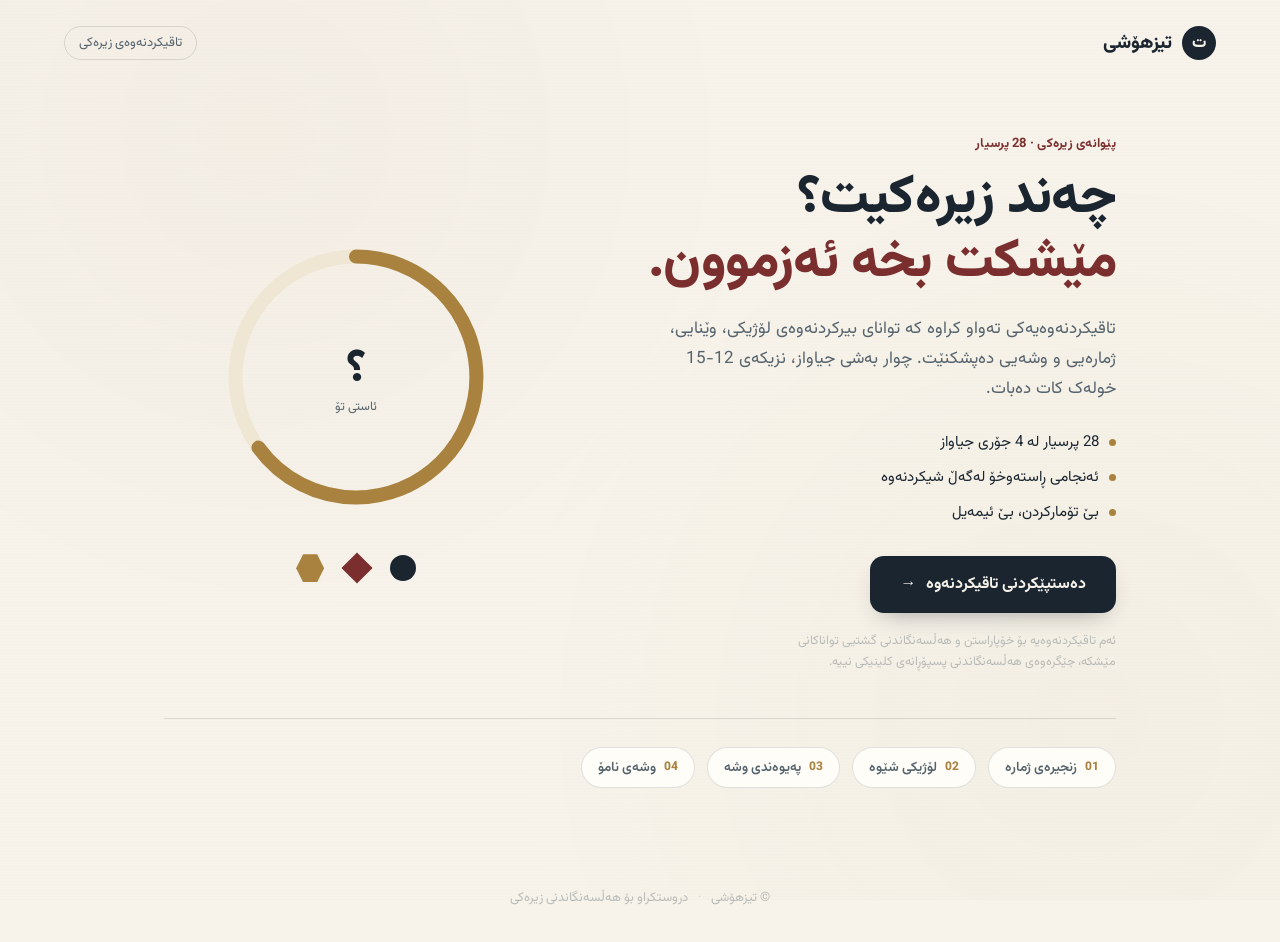
<file: functions/api/admin/functions/c/index.html>
<!DOCTYPE html>
<html lang="ckb" dir="rtl">
<head>
<meta charset="UTF-8">
<meta name="viewport" content="width=device-width, initial-scale=1.0">
<title>تیزهۆشی — تاقیکردنەوەی ئایکیو</title>
<meta name="description" content="تاقیکردنەوەیەکی ئایکیوی 28 پرسیاری، بۆ پێوانەی توانای لۆژیک، ژمارە و وشە.">
<link rel="preconnect" href="https://fonts.googleapis.com">
<link rel="preconnect" href="https://fonts.gstatic.com" crossorigin>
<link href="https://fonts.googleapis.com/css2?family=Vazirmatn:wght@400;500;600;700;800;900&display=swap" rel="stylesheet">
<link rel="stylesheet" href="style.css">
</head>
<body>

<div class="paper-texture" aria-hidden="true"></div>

<header class="site-header">
  <div class="brand">
    <span class="brand-mark">ت</span>
    <span class="brand-name">تیزهۆشی</span>
  </div>
  <div class="header-meta">تاقیکردنەوەی زیرەکی</div>
</header>

<main id="app">

  <!-- ============ INTRO VIEW ============ -->
  <section id="view-intro" class="view view-active">
    <div class="intro-grid">
      <div class="intro-copy">
        <p class="eyebrow">پێوانەی زیرەکی · 28 پرسیار</p>
        <h1 class="hero-title">چەند زیرەکیت؟<br><span class="hero-title-accent">مێشکت بخە ئەزموون.</span></h1>
        <p class="hero-lede">
          تاقیکردنەوەیەکی تەواو کراوە کە توانای بیرکردنەوەی لۆژیکی، وێنایی، ژمارەیی و وشەیی دەپشکنێت.
          چوار بەشی جیاواز، نزیکەی 12-15 خولەک کات دەبات.
        </p>

        <ul class="feature-list">
          <li><span class="feature-dot"></span> 28 پرسیار لە 4 جۆری جیاواز</li>
          <li><span class="feature-dot"></span> ئەنجامی ڕاستەوخۆ لەگەڵ شیکردنەوە</li>
          <li><span class="feature-dot"></span> بێ تۆمارکردن، بێ ئیمەیل</li>
        </ul>

        <button id="btn-start" class="btn-primary">
          دەستپێکردنی تاقیکردنەوە
          <span class="btn-arrow">←</span>
        </button>

        <p class="disclaimer-small">
          ئەم تاقیکردنەوەیە بۆ خۆپاراستن و هەڵسەنگاندنی گشتیی تواناکانی مێشکە، جێگرەوەی هەڵسەنگاندنی
          پسپۆڕانەی کلینیکی نییە.
        </p>
      </div>

      <div class="intro-visual" aria-hidden="true">
        <div class="dial-preview">
          <svg viewBox="0 0 200 200" class="dial-svg">
            <circle cx="100" cy="100" r="86" class="dial-track"></circle>
            <circle cx="100" cy="100" r="86" class="dial-fill" style="stroke-dashoffset: 130;"></circle>
          </svg>
          <div class="dial-preview-label">
            <span class="dial-preview-number">؟</span>
            <span class="dial-preview-caption">ئاستی تۆ</span>
          </div>
        </div>
        <div class="visual-shapes">
          <div class="mini-shape mini-circle mini-1"></div>
          <div class="mini-shape mini-diamond mini-2"></div>
          <div class="mini-shape mini-hex mini-3"></div>
        </div>
      </div>
    </div>

    <div class="category-strip">
      <div class="category-chip"><span class="chip-num">01</span>زنجیرەی ژمارە</div>
      <div class="category-chip"><span class="chip-num">02</span>لۆژیکی شێوە</div>
      <div class="category-chip"><span class="chip-num">03</span>پەیوەندی وشە</div>
      <div class="category-chip"><span class="chip-num">04</span>وشەی نامۆ</div>
    </div>
  </section>

  <!-- ============ QUIZ VIEW ============ -->
  <section id="view-quiz" class="view">
    <div class="quiz-topbar">
      <div class="quiz-progress-wrap">
        <div class="quiz-progress-labels">
          <span id="quiz-category-label" class="quiz-category-label">زنجیرەی ژمارە</span>
          <span id="quiz-counter" class="quiz-counter">1 / 28</span>
        </div>
        <div class="progress-track">
          <div id="progress-fill" class="progress-fill"></div>
        </div>
      </div>
    </div>

    <div class="quiz-card">
      <p id="question-instruction" class="question-instruction">کام ژمارە دواتر دێت؟</p>
      <div id="question-body" class="question-body"></div>
      <div id="options-grid" class="options-grid"></div>
    </div>

    <div class="quiz-footer">
      <button id="btn-back" class="btn-ghost" disabled>پرسیاری پێشوو</button>
      <button id="btn-next" class="btn-primary btn-next" disabled>پرسیاری داهاتوو <span class="btn-arrow">←</span></button>
    </div>
  </section>

  <!-- ============ GATE VIEW (name, shown once quiz is finished) ============ -->
  <section id="view-gate" class="view">
    <div class="gate-card">
      <p class="eyebrow">ئەنجامەکەت ئامادەیە</p>
      <h2 class="gate-heading">ناوت بنووسە بۆ بینینی ئەنجام</h2>
      <div class="gate-preview" aria-hidden="true">
        <span class="gate-preview-number">؟؟</span>
      </div>
      <form id="gate-form" class="gate-form">
        <input id="gate-name" class="text-input" type="text" maxlength="60"
               placeholder="ناوت (ئارەزوومەندانە)" autocomplete="name">
        <button type="submit" class="btn-primary gate-submit">بینینی ئەنجام <span class="btn-arrow">←</span></button>
      </form>
    </div>
  </section>

  <!-- ============ RESULTS VIEW ============ -->
  <section id="view-results" class="view">
    <div class="results-grid">
      <div class="results-dial-col">
        <div class="dial-preview dial-final">
          <svg viewBox="0 0 200 200" class="dial-svg">
            <circle cx="100" cy="100" r="86" class="dial-track"></circle>
            <circle id="dial-fill-final" cx="100" cy="100" r="86" class="dial-fill"></circle>
          </svg>
          <div class="dial-preview-label">
            <span id="score-number" class="dial-preview-number">0</span>
            <span class="dial-preview-caption">خاڵی مامناوەند</span>
          </div>
        </div>
        <p id="score-band" class="score-band">--</p>
      </div>

      <div class="results-detail-col">
        <p class="eyebrow">ئەنجامی تاقیکردنەوە</p>
        <h2 id="results-heading" class="results-heading">پێت خۆشە بزانیت؟</h2>
        <p id="results-summary" class="results-summary"></p>

        <div id="category-breakdown" class="category-breakdown"></div>

        <div class="results-actions">
          <button id="btn-retake" class="btn-primary">دووبارە تاقیکردنەوە<span class="btn-arrow">↻</span></button>
        </div>

        <div id="cert-panel" class="cert-panel">
          <p class="cert-panel-title">بروانامەی فەرمی وەربگرە</p>
          <p class="cert-panel-body">
            وێنەیەکی بروانامە داگرە یان لینکێکی هاوبەشکردن دروست بکە بۆ ئەنجامەکەت.
          </p>
          <form id="cert-form" class="cert-form">
            <input type="text" name="website" class="hp-field" tabindex="-1" autocomplete="off" aria-hidden="true">
            <input id="cert-email" class="text-input" type="email" maxlength="254"
                   placeholder="ئیمەیل بۆ وەرگرتنی بروانامە (ئارەزوومەندانە)" autocomplete="email">
            <div class="cert-form-actions">
              <button type="button" id="btn-download-cert" class="btn-ghost">داگرتنی وێنەی بروانامە</button>
              <button type="submit" id="btn-make-link" class="btn-primary">دروستکردنی لینک</button>
            </div>
          </form>
          <div id="cert-link-row" class="cert-link-row" hidden>
            <input id="cert-link-input" class="text-input" type="text" readonly>
            <button id="btn-copy-link" class="btn-ghost" type="button">کۆپی</button>
          </div>
          <p id="cert-status" class="cert-status" aria-live="polite"></p>
        </div>

        <p class="disclaimer-small">
          ئەم ئەنجامە تەنها بۆ ئاگاداری کەسییە و بنەمای زانستی وەک تاقیکردنەوەی ڕەسمی پسپۆڕی نییە.
        </p>
      </div>
    </div>
  </section>

</main>

<footer class="site-footer">
  <span>© تیزهۆشی</span>
  <span class="footer-dot">·</span>
  <span>دروستکراو بۆ هەڵسەنگاندنی زیرەکی</span>
</footer>

<canvas id="cert-canvas" width="1000" height="640" style="display:none"></canvas>
<script src="script.js"></script>
</body>
</html>
</file>
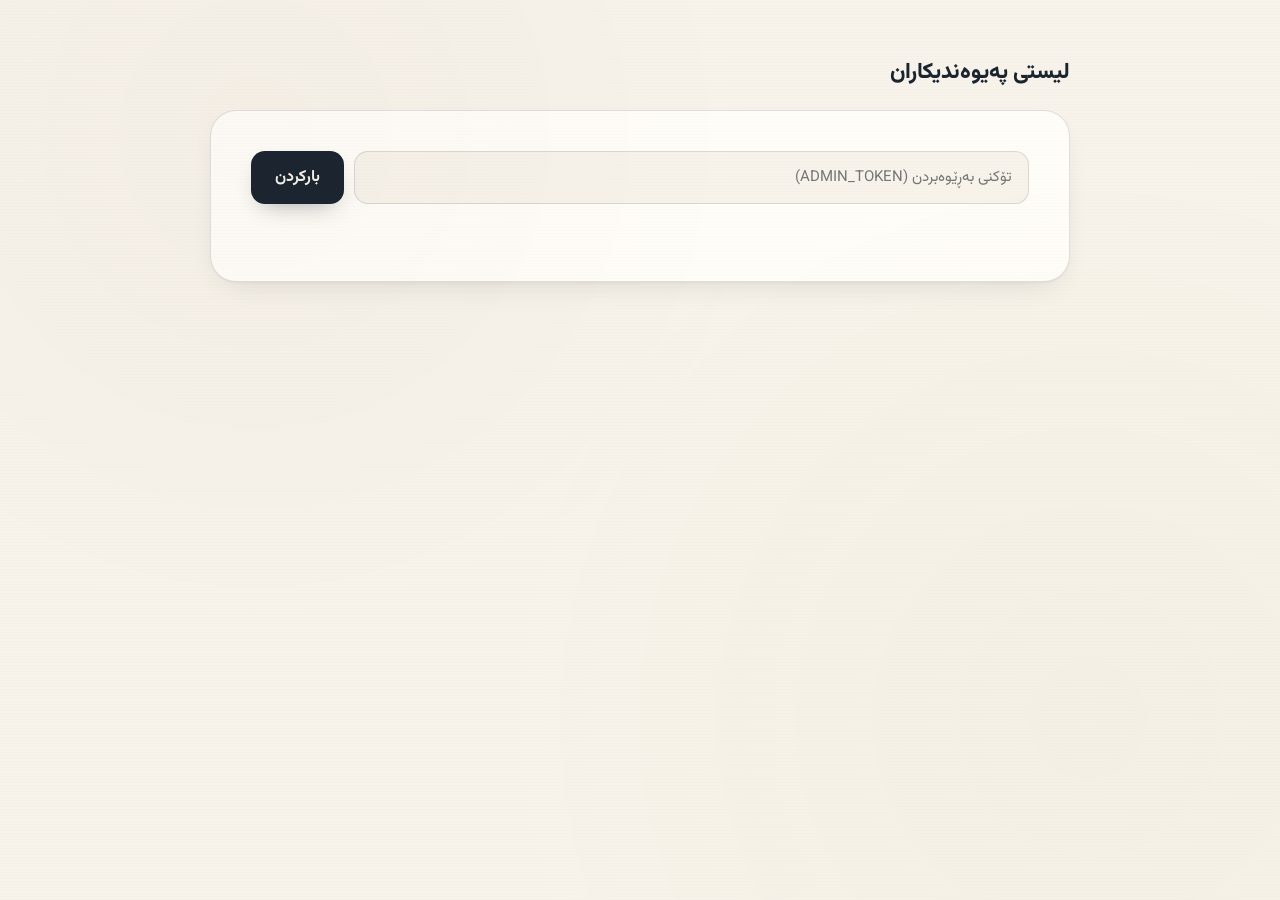
<file: functions/api/admin/functions/c/admin.html>
<!DOCTYPE html>
<html lang="ckb" dir="rtl">
<head>
<meta charset="UTF-8">
<meta name="viewport" content="width=device-width, initial-scale=1.0">
<title>بەڕێوەبردن — تیزهۆشی</title>
<meta name="robots" content="noindex">
<link href="https://fonts.googleapis.com/css2?family=Vazirmatn:wght@400;600;700;800&display=swap" rel="stylesheet">
<link rel="stylesheet" href="style.css">
<style>
  body { max-width: 900px; margin: 0 auto; padding: 40px 20px 80px; }
  .admin-card {
    background: var(--paper-card); border: 1px solid var(--line); border-radius: var(--radius-l);
    box-shadow: var(--shadow-card); padding: clamp(24px, 5vw, 40px);
  }
  .token-row { display: flex; gap: 10px; margin-bottom: 24px; flex-wrap: wrap; }
  .token-row .text-input { flex: 1; min-width: 200px; }
  table { width: 100%; border-collapse: collapse; font-size: 13.5px; }
  th, td { text-align: right; padding: 10px 8px; border-bottom: 1px solid var(--line); }
  th { color: var(--ink-soft); font-weight: 700; font-size: 12.5px; }
  .msg { font-size: 13.5px; color: var(--ink-soft); margin-top: 10px; }
  .msg.err { color: var(--accent); }
  .table-wrap { overflow-x: auto; }
</style>
</head>
<body>
<div class="paper-texture" aria-hidden="true"></div>

<h1 style="font-size:22px;font-weight:800;margin-bottom:20px;">لیستی پەیوەندیکاران</h1>

<div class="admin-card">
  <div class="token-row">
    <input id="token-input" class="text-input" type="password" placeholder="تۆکنی بەڕێوەبردن (ADMIN_TOKEN)">
    <button id="btn-load" class="btn-primary" style="padding:14px 24px;">بارکردن</button>
  </div>
  <div class="table-wrap">
    <table id="leads-table" hidden>
      <thead>
        <tr><th>ناو</th><th>ئیمەیل</th><th>خاڵ</th><th>ئاست</th><th>بەروار</th></tr>
      </thead>
      <tbody id="leads-body"></tbody>
    </table>
  </div>
  <p id="admin-msg" class="msg"></p>
</div>

<script>
(function () {
  var tokenInput = document.getElementById("token-input");
  var btnLoad = document.getElementById("btn-load");
  var table = document.getElementById("leads-table");
  var tbody = document.getElementById("leads-body");
  var msg = document.getElementById("admin-msg");

  var saved = sessionStorage.getItem("tizhoshi_admin_token");
  if (saved) tokenInput.value = saved;

  function escapeHtml(str) {
    return String(str).replace(/[&<>"']/g, function (ch) {
      return { "&": "&amp;", "<": "&lt;", ">": "&gt;", '"': "&quot;", "'": "&#39;" }[ch];
    });
  }

  async function loadLeads() {
    var token = tokenInput.value.trim();
    if (!token) {
      msg.textContent = "تۆکنەکە بنووسە.";
      msg.className = "msg err";
      return;
    }
    sessionStorage.setItem("tizhoshi_admin_token", token);
    msg.textContent = "بارکردن...";
    msg.className = "msg";
    table.hidden = true;

    try {
      var res = await fetch("/api/admin/leads", {
        headers: { authorization: "Bearer " + token }
      });
      if (res.status === 401) {
        msg.textContent = "تۆکنەکە هەڵەیە.";
        msg.className = "msg err";
        return;
      }
      if (!res.ok) {
        msg.textContent = "هەڵەیەک ڕوویدا (کۆد " + res.status + "). ڕەنگە هێشتا KV/ADMIN_TOKEN ڕێکنەخراوە.";
        msg.className = "msg err";
        return;
      }
      var data = await res.json();
      var leads = data.leads || [];
      tbody.innerHTML = "";
      leads.forEach(function (lead) {
        var tr = document.createElement("tr");
        tr.innerHTML =
          "<td>" + escapeHtml(lead.name || "—") + "</td>" +
          "<td>" + escapeHtml(lead.email || "—") + "</td>" +
          "<td>" + escapeHtml(lead.scaledScore != null ? lead.scaledScore : "—") + "</td>" +
          "<td>" + escapeHtml(lead.band || "—") + "</td>" +
          "<td>" + escapeHtml(lead.createdAt ? new Date(lead.createdAt).toLocaleString("en-GB") : "—") + "</td>";
        tbody.appendChild(tr);
      });
      table.hidden = leads.length === 0;
      msg.textContent = leads.length ? (leads.length + " تۆمار") : "هیچ تۆمارێک نییە.";
      msg.className = "msg";
    } catch (err) {
      msg.textContent = "نەتوانرا پەیوەندی بکرێت.";
      msg.className = "msg err";
    }
  }

  btnLoad.addEventListener("click", loadLeads);
  tokenInput.addEventListener("keydown", function (e) {
    if (e.key === "Enter") loadLeads();
  });
})();
</script>
</body>
</html>
</file>
<file: functions/api/admin/functions/c/style.css>
/* ==========================================================
   تیزهۆشی — Design tokens
   Paper:  warm archival white, like a printed assessment sheet
   Ink:    deep blue-black, near-black but not flat #000
   Accent: oxblood (wax-seal red) + aged gold (dial/signature)
   ========================================================== */

:root {
  --paper: #f7f3ea;
  --paper-deep: #efe7d4;
  --paper-card: #fffdf8;
  --ink: #1a2530;
  --ink-soft: #55636d;
  --ink-faint: #8b93958f;
  --line: rgba(26, 37, 48, 0.13);
  --line-strong: rgba(26, 37, 48, 0.24);
  --accent: #7a2e2e;
  --accent-soft: #9c4a3f;
  --accent-wash: rgba(122, 46, 46, 0.08);
  --gold: #a9823f;
  --gold-soft: #c9a662;
  --good: #3c6e4f;
  --radius-s: 6px;
  --radius-m: 14px;
  --radius-l: 26px;
  --shadow-card: 0 1px 2px rgba(26,37,48,0.04), 0 12px 32px -16px rgba(26,37,48,0.18);
  --font: 'Vazirmatn', 'Segoe UI', Tahoma, sans-serif;
}

* { box-sizing: border-box; }

html { scroll-behavior: smooth; }

body {
  margin: 0;
  font-family: var(--font);
  background: var(--paper);
  color: var(--ink);
  min-height: 100vh;
  position: relative;
  direction: rtl;
  overflow-x: hidden;
}

/* subtle paper grain */
.paper-texture {
  position: fixed;
  inset: 0;
  pointer-events: none;
  z-index: 0;
  opacity: 0.5;
  background-image:
    radial-gradient(circle at 20% 15%, rgba(122,46,46,0.05), transparent 40%),
    radial-gradient(circle at 85% 80%, rgba(169,130,63,0.06), transparent 45%),
    repeating-linear-gradient(0deg, rgba(26,37,48,0.015) 0px, rgba(26,37,48,0.015) 1px, transparent 1px, transparent 3px);
}

button { font-family: inherit; }

/* ---------- header / footer ---------- */

.site-header {
  position: relative;
  z-index: 1;
  display: flex;
  align-items: center;
  justify-content: space-between;
  padding: 26px clamp(20px, 6vw, 64px) 10px;
}

.brand { display: flex; align-items: center; gap: 10px; }

.brand-mark {
  width: 34px;
  height: 34px;
  border-radius: 50%;
  background: var(--ink);
  color: var(--paper);
  display: grid;
  place-items: center;
  font-weight: 800;
  font-size: 16px;
}

.brand-name {
  font-weight: 800;
  font-size: 19px;
  letter-spacing: -0.01em;
}

.header-meta {
  font-size: 13px;
  color: var(--ink-soft);
  border: 1px solid var(--line);
  padding: 6px 14px;
  border-radius: 999px;
}

.site-footer {
  position: relative;
  z-index: 1;
  display: flex;
  justify-content: center;
  gap: 10px;
  padding: 40px 20px 34px;
  color: var(--ink-faint);
  font-size: 13px;
}
.footer-dot { opacity: 0.6; }

/* ---------- layout shell ---------- */

#app {
  position: relative;
  z-index: 1;
  max-width: 1080px;
  margin: 0 auto;
  padding: 20px clamp(20px, 6vw, 64px) 60px;
}

.view { display: none; }
.view.view-active { display: block; animation: fade-up 0.5s ease both; }

@keyframes fade-up {
  from { opacity: 0; transform: translateY(10px); }
  to { opacity: 1; transform: translateY(0); }
}

/* ---------- intro view ---------- */

.intro-grid {
  display: grid;
  grid-template-columns: 1.15fr 0.85fr;
  gap: 48px;
  align-items: center;
  padding: 44px 0 20px;
}

.eyebrow {
  font-size: 13px;
  font-weight: 700;
  color: var(--accent);
  letter-spacing: 0.02em;
  margin: 0 0 14px;
}

.hero-title {
  font-size: clamp(34px, 5vw, 54px);
  line-height: 1.18;
  font-weight: 800;
  margin: 0 0 20px;
  letter-spacing: -0.01em;
}

.hero-title-accent {
  color: var(--accent);
  font-style: normal;
}

.hero-lede {
  font-size: 17px;
  line-height: 1.75;
  color: var(--ink-soft);
  max-width: 46ch;
  margin: 0 0 26px;
}

.feature-list {
  list-style: none;
  margin: 0 0 32px;
  padding: 0;
  display: flex;
  flex-direction: column;
  gap: 12px;
}

.feature-list li {
  display: flex;
  align-items: center;
  gap: 10px;
  font-size: 15px;
  color: var(--ink);
}

.feature-dot {
  width: 7px;
  height: 7px;
  border-radius: 50%;
  background: var(--gold);
  flex-shrink: 0;
}

.disclaimer-small {
  font-size: 12.5px;
  color: var(--ink-faint);
  line-height: 1.7;
  max-width: 50ch;
  margin-top: 18px;
}

/* buttons */

.btn-primary {
  display: inline-flex;
  align-items: center;
  gap: 10px;
  background: var(--ink);
  color: var(--paper);
  border: none;
  padding: 16px 30px;
  font-size: 16px;
  font-weight: 700;
  border-radius: var(--radius-m);
  cursor: pointer;
  transition: transform 0.18s ease, background 0.18s ease, box-shadow 0.18s ease;
  box-shadow: 0 10px 24px -12px rgba(26,37,48,0.45);
}
.btn-primary:hover:not(:disabled) { background: var(--accent); transform: translateY(-1px); }
.btn-primary:active:not(:disabled) { transform: translateY(0); }
.btn-primary:disabled { opacity: 0.35; cursor: not-allowed; box-shadow: none; }

.btn-arrow { transform: scaleX(-1); display: inline-block; transition: transform 0.18s ease; }
.btn-primary:hover:not(:disabled) .btn-arrow { transform: scaleX(-1) translateX(-3px); }

.btn-ghost {
  background: transparent;
  border: 1px solid var(--line-strong);
  color: var(--ink-soft);
  padding: 15px 26px;
  font-size: 15px;
  font-weight: 600;
  border-radius: var(--radius-m);
  cursor: pointer;
  transition: border-color 0.18s ease, color 0.18s ease;
}
.btn-ghost:hover:not(:disabled) { border-color: var(--ink); color: var(--ink); }
.btn-ghost:disabled { opacity: 0.3; cursor: not-allowed; }

/* dial (signature element) */

.intro-visual {
  display: flex;
  flex-direction: column;
  align-items: center;
  gap: 28px;
  position: relative;
}

.dial-preview {
  position: relative;
  width: min(280px, 68vw);
}

.dial-svg { width: 100%; height: auto; transform: rotate(-90deg); }

.dial-track {
  fill: none;
  stroke: var(--paper-deep);
  stroke-width: 10;
}

.dial-fill {
  fill: none;
  stroke: var(--gold);
  stroke-width: 10;
  stroke-linecap: round;
  stroke-dasharray: 540.35;
  stroke-dashoffset: 540.35;
  transition: stroke-dashoffset 1.1s cubic-bezier(0.22, 1, 0.36, 1);
}

.dial-preview-label {
  position: absolute;
  inset: 0;
  display: flex;
  flex-direction: column;
  align-items: center;
  justify-content: center;
  gap: 4px;
}

.dial-preview-number {
  font-size: 46px;
  font-weight: 800;
  color: var(--ink);
  line-height: 1;
}

.dial-preview-caption {
  font-size: 12.5px;
  color: var(--ink-soft);
}

.visual-shapes { display: flex; gap: 22px; align-items: center; }

.mini-shape { background: var(--accent); }
.mini-circle { width: 26px; height: 26px; border-radius: 50%; background: var(--ink); }
.mini-diamond { width: 22px; height: 22px; transform: rotate(45deg); background: var(--accent); }
.mini-hex {
  width: 28px; height: 28px; background: var(--gold);
  clip-path: polygon(25% 0%, 75% 0%, 100% 50%, 75% 100%, 25% 100%, 0% 50%);
}

.category-strip {
  display: flex;
  flex-wrap: wrap;
  gap: 12px;
  padding-top: 28px;
  border-top: 1px solid var(--line);
  margin-top: 12px;
}

.category-chip {
  display: flex;
  align-items: center;
  gap: 8px;
  font-size: 13.5px;
  font-weight: 600;
  color: var(--ink-soft);
  background: var(--paper-card);
  border: 1px solid var(--line);
  padding: 9px 16px;
  border-radius: 999px;
}

.chip-num {
  color: var(--gold);
  font-weight: 800;
  font-size: 12px;
}

/* ---------- quiz view ---------- */

.quiz-topbar { padding: 30px 0 10px; }

.quiz-progress-labels {
  display: flex;
  justify-content: space-between;
  font-size: 13.5px;
  color: var(--ink-soft);
  margin-bottom: 10px;
  font-weight: 600;
}

.quiz-category-label { color: var(--accent); }

.progress-track {
  height: 6px;
  border-radius: 999px;
  background: var(--paper-deep);
  overflow: hidden;
}

.progress-fill {
  height: 100%;
  width: 0%;
  background: linear-gradient(90deg, var(--gold-soft), var(--accent));
  border-radius: 999px;
  transition: width 0.4s ease;
}

.quiz-card {
  background: var(--paper-card);
  border: 1px solid var(--line);
  border-radius: var(--radius-l);
  box-shadow: var(--shadow-card);
  padding: clamp(26px, 5vw, 48px);
  margin-top: 22px;
  min-height: 320px;
}

.question-instruction {
  font-size: 14px;
  font-weight: 700;
  color: var(--ink-faint);
  margin: 0 0 18px;
}

.question-body {
  font-size: clamp(20px, 3vw, 26px);
  font-weight: 700;
  line-height: 1.6;
  margin-bottom: 30px;
}

.question-numbers {
  display: flex;
  align-items: center;
  justify-content: center;
  gap: 18px;
  flex-wrap: wrap;
  font-size: clamp(26px, 4vw, 36px);
  font-weight: 800;
  color: var(--ink);
  background: var(--paper);
  border: 1px dashed var(--line-strong);
  border-radius: var(--radius-m);
  padding: 28px 20px;
}

.question-numbers .qmark { color: var(--accent); }
.question-numbers .sep { color: var(--ink-faint); font-weight: 400; font-size: 0.7em; }

.question-visual-row {
  display: flex;
  align-items: center;
  justify-content: center;
  gap: 22px;
  flex-wrap: wrap;
  background: var(--paper);
  border: 1px dashed var(--line-strong);
  border-radius: var(--radius-m);
  padding: 32px 20px;
}

.options-grid {
  display: grid;
  grid-template-columns: repeat(2, 1fr);
  gap: 14px;
}

@media (min-width: 640px) {
  .options-grid.options-text { grid-template-columns: repeat(2, 1fr); }
  .options-grid.options-visual { grid-template-columns: repeat(4, 1fr); }
}

.option-btn {
  background: var(--paper);
  border: 1.5px solid var(--line);
  border-radius: var(--radius-m);
  padding: 18px 16px;
  font-size: 16px;
  font-weight: 600;
  color: var(--ink);
  cursor: pointer;
  text-align: center;
  transition: border-color 0.15s ease, background 0.15s ease, transform 0.1s ease;
  display: flex;
  align-items: center;
  justify-content: center;
  min-height: 64px;
}

.option-btn:hover { border-color: var(--gold-soft); background: var(--paper-card); }
.option-btn.selected { border-color: var(--accent); background: var(--accent-wash); color: var(--accent); }
.option-btn:active { transform: scale(0.98); }

.option-visual-inner { display: flex; align-items: center; justify-content: center; }

.quiz-footer {
  display: flex;
  justify-content: space-between;
  gap: 14px;
  margin-top: 26px;
}

/* ---------- shape tokens (used in questions + options) ---------- */

.shape { display: inline-block; flex-shrink: 0; }
.shape-circle { border-radius: 50%; }
.shape-square { border-radius: 4px; }
.shape-diamond { border-radius: 4px; transform: rotate(45deg); }
.shape-triangle {
  width: 0; height: 0; background: transparent !important;
  border-left: var(--tri-w, 22px) solid transparent;
  border-right: var(--tri-w, 22px) solid transparent;
  border-bottom: var(--tri-h, 38px) solid var(--tri-color, var(--ink));
  border-radius: 0;
}
.shape-pentagon { clip-path: polygon(50% 0%, 100% 38%, 82% 100%, 18% 100%, 0% 38%); }
.shape-hexagon { clip-path: polygon(25% 0%, 75% 0%, 100% 50%, 75% 100%, 25% 100%, 0% 50%); }

.shape-outline { background: transparent !important; border: 4px solid var(--outline-color, var(--ink)); }
.shape-outline.shape-triangle { border: none; }

.dot-row { display: flex; gap: 8px; align-items: center; flex-wrap: wrap; justify-content: center; }
.dot { width: 14px; height: 14px; border-radius: 50%; background: var(--ink); }

/* ---------- gate view ---------- */

.gate-card {
  max-width: 460px;
  margin: 60px auto;
  background: var(--paper-card);
  border: 1px solid var(--line);
  border-radius: var(--radius-l);
  box-shadow: var(--shadow-card);
  padding: clamp(30px, 6vw, 48px);
  text-align: center;
}

.gate-heading { font-size: 22px; font-weight: 800; margin: 6px 0 26px; }

.gate-preview {
  width: 90px; height: 90px;
  border-radius: 50%;
  border: 3px dashed var(--line-strong);
  display: grid; place-items: center;
  margin: 0 auto 26px;
  filter: blur(0.5px);
}
.gate-preview-number { font-size: 26px; font-weight: 800; color: var(--ink-faint); }

.gate-form { display: flex; flex-direction: column; gap: 14px; }

.text-input {
  width: 100%;
  font-family: var(--font);
  font-size: 15px;
  padding: 14px 16px;
  border: 1.5px solid var(--line);
  border-radius: var(--radius-m);
  background: var(--paper);
  color: var(--ink);
}
.text-input:focus { border-color: var(--gold-soft); outline: none; }

.gate-submit { justify-content: center; }

/* honeypot field: present in the DOM for bots to fill, invisible to people.
   Uses the standard "visually hidden" pattern (no large offsets) so it can
   never inflate the page's scrollable area. */
.hp-field {
  position: absolute !important;
  width: 1px; height: 1px;
  margin: -1px; padding: 0; border: 0;
  overflow: hidden;
  clip: rect(0, 0, 0, 0);
  white-space: nowrap;
  pointer-events: none;
}

/* ---------- certificate panel (results view) ---------- */

.cert-panel {
  border-top: 1px solid var(--line);
  padding-top: 26px;
  margin-top: 4px;
}

.cert-panel-title { font-weight: 700; font-size: 15px; margin: 0 0 6px; }
.cert-panel-body { font-size: 13.5px; color: var(--ink-soft); margin: 0 0 16px; line-height: 1.7; }

.cert-form { display: flex; flex-direction: column; gap: 12px; }
.cert-form-actions { display: flex; gap: 10px; flex-wrap: wrap; }
.cert-form-actions .btn-primary,
.cert-form-actions .btn-ghost { padding: 12px 20px; font-size: 14px; }

.cert-link-row { display: flex; gap: 10px; margin-top: 14px; }
.cert-link-row[hidden] { display: none; }
.cert-link-row .text-input { flex: 1; min-width: 0; font-size: 13px; }
.cert-link-row .btn-ghost { padding: 12px 18px; font-size: 13.5px; white-space: nowrap; }

.cert-status { font-size: 13px; color: var(--ink-soft); margin: 12px 0 0; min-height: 18px; }
.cert-status.is-error { color: var(--accent); }
.cert-status.is-success { color: var(--good); }

/* ---------- results view ---------- */

.results-grid {
  display: grid;
  grid-template-columns: 0.8fr 1.2fr;
  gap: 48px;
  align-items: center;
  padding: 40px 0;
}

.results-dial-col { display: flex; flex-direction: column; align-items: center; gap: 16px; }

.dial-final .dial-fill { stroke: var(--accent); }

.score-band {
  font-size: 15px;
  font-weight: 700;
  color: var(--accent);
  background: var(--accent-wash);
  padding: 8px 20px;
  border-radius: 999px;
  margin: 0;
}

.results-heading {
  font-size: clamp(26px, 3.6vw, 34px);
  font-weight: 800;
  margin: 6px 0 14px;
}

.results-summary {
  font-size: 15.5px;
  line-height: 1.8;
  color: var(--ink-soft);
  margin: 0 0 26px;
  max-width: 56ch;
}

.category-breakdown {
  display: flex;
  flex-direction: column;
  gap: 14px;
  margin-bottom: 30px;
}

.breakdown-row {
  display: grid;
  grid-template-columns: 140px 1fr 46px;
  align-items: center;
  gap: 14px;
  font-size: 13.5px;
}

.breakdown-label { color: var(--ink-soft); font-weight: 600; }

.breakdown-track {
  display: block;
  height: 8px;
  background: var(--paper-deep);
  border-radius: 999px;
  overflow: hidden;
}

.breakdown-fill {
  display: block;
  height: 100%;
  width: 0%;
  background: linear-gradient(90deg, var(--gold-soft), var(--accent));
  border-radius: 999px;
  transition: width 0.8s cubic-bezier(0.22, 1, 0.36, 1);
}

.breakdown-score { text-align: left; font-weight: 700; color: var(--ink); }

.results-actions { margin-bottom: 22px; }

/* ---------- responsive ---------- */

@media (max-width: 860px) {
  .intro-grid { grid-template-columns: 1fr; gap: 34px; }
  .results-grid { grid-template-columns: 1fr; text-align: center; }
  .breakdown-row { grid-template-columns: 110px 1fr 40px; }
  .results-summary, .hero-lede { margin-left: auto; margin-right: auto; }
}

@media (max-width: 520px) {
  .options-grid.options-visual { grid-template-columns: repeat(2, 1fr); }
  .quiz-footer { flex-direction: column-reverse; }
  .quiz-footer .btn-primary, .quiz-footer .btn-ghost { width: 100%; justify-content: center; }
  .question-visual-row { gap: 12px; padding: 24px 12px; flex-wrap: nowrap; overflow-x: auto; justify-content: flex-start; }
  .question-numbers { gap: 10px; padding: 22px 14px; }
}

/* ---------- accessibility ---------- */

:focus-visible {
  outline: 2.5px solid var(--accent);
  outline-offset: 2px;
}

@media (prefers-reduced-motion: reduce) {
  * { animation-duration: 0.01ms !important; transition-duration: 0.01ms !important; }
}
</file>
